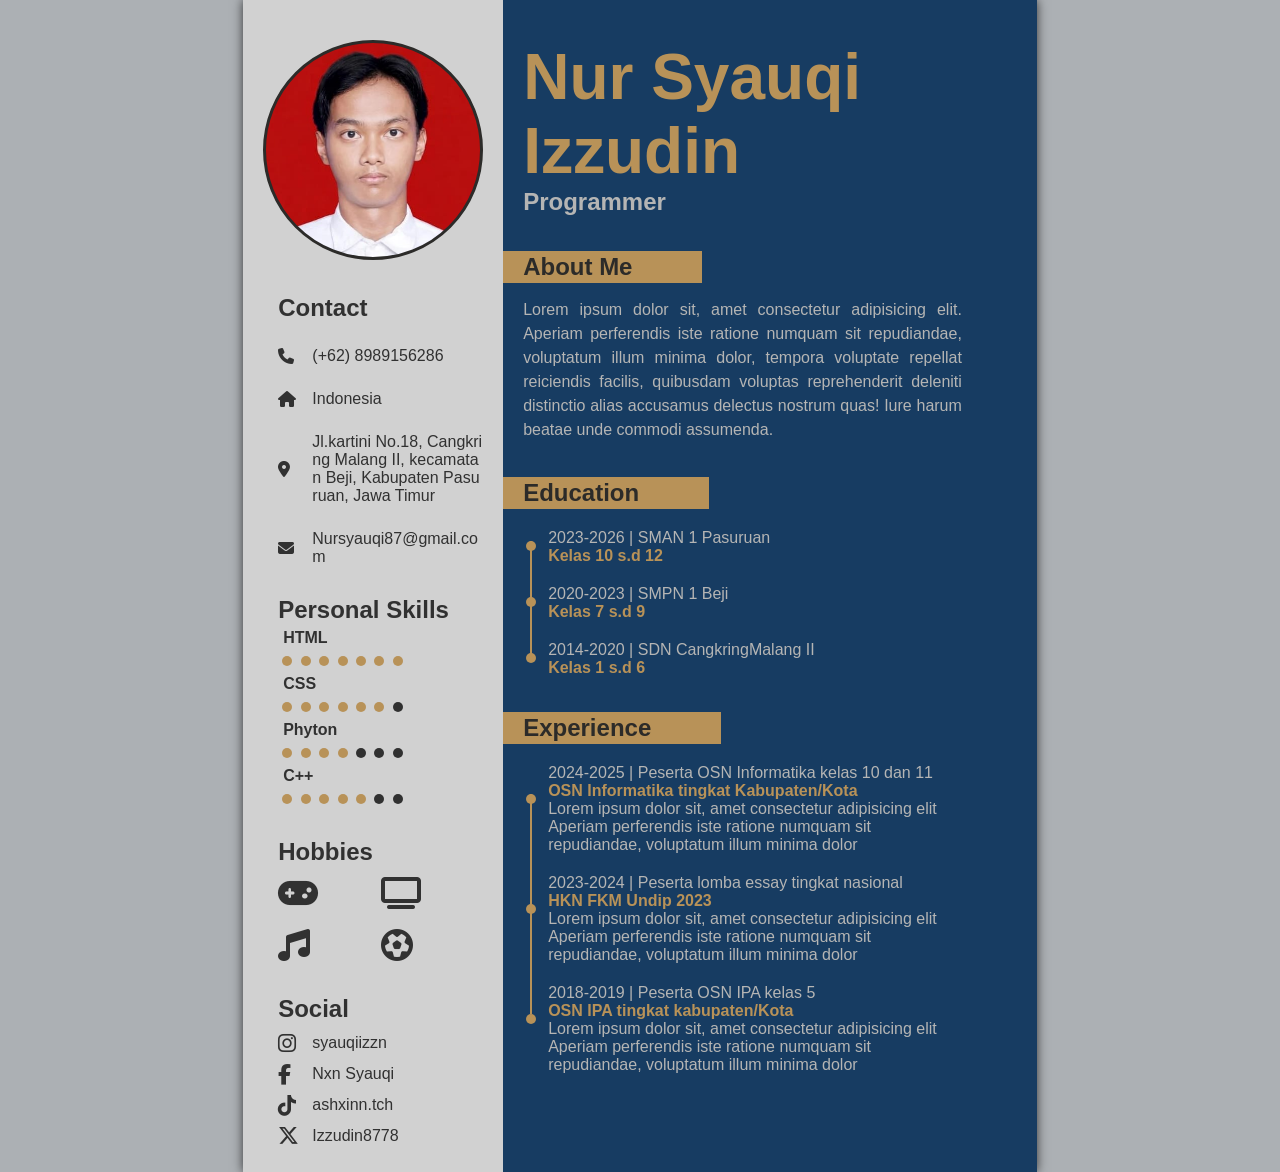
<file: index.html>
<!DOCTYPE html>
<html lang="en">
<head>
    <meta charset="UTF-8">
    <meta http-equiv="X-UA-Compatible" content="ie=edge">
    <meta name="viewport" content="width=device-width, initial-scale=1.0">
    <title>Resume CV</title>
    <link rel="stylesheet" href="CV.css">
    <link rel="stylesheet" href="https://cdnjs.cloudflare.com/ajax/libs/font-awesome/6.7.2/css/all.min.css" integrity="sha512-Evv84Mr4kqVGRNSgIGL/F/aIDqQb7xQ2vcrdIwxfjThSH8CSR7PBEakCr51Ck+w+/U6swU2Im1vVX0SVk9ABhg==" crossorigin="anonymous" referrerpolicy="no-referrer" />
</head>
<body>
    <div class="container">
        <div class="card-one">
            <div class="profile"></div>
            <div class="contact-box">
                <h2>Contact</h2>
                <div>
                    <i class="fa-solid fa-phone"></i>
                    <div class="text">(+62) 8989156286</div>
                </div>
                <div>
                    <i class="fa-solid fa-house"></i>
                    <div class="text">Indonesia</div>
                </div>
                <div>
                    <i class="fa-solid fa-location-dot"></i>
                    <div class="text">Jl.kartini No.18, Cangkring Malang II, kecamatan Beji, Kabupaten Pasuruan, Jawa Timur</div>
                </div>
                <div>
                    <i class="fa-solid fa-envelope"></i>
                    <div class="text">Nursyauqi87@gmail.com</div>
                </div>
            </div>
            <div class="personal-box">
                <h2>Personal Skills</h2>
                <div>
                    <p><strong>HTML</strong></p>
                    <div>
                        <div class="dot active"></div>
                        <div class="dot active"></div>
                        <div class="dot active"></div>
                        <div class="dot active"></div>
                        <div class="dot active"></div>
                        <div class="dot active"></div>
                        <div class="dot active"></div>
                    </div>
                </div>
                <div>
                    <p><strong>CSS</strong></p>
                    <div>
                        <div class="dot active"></div>
                        <div class="dot active"></div>
                        <div class="dot active"></div>
                        <div class="dot active"></div>
                        <div class="dot active"></div>
                        <div class="dot active"></div>
                        <div class="dot"></div>
                    </div>
                </div>
                <div>
                    <p><strong>Phyton</strong></p>
                    <div>
                        <div class="dot active"></div>
                        <div class="dot active"></div>
                        <div class="dot active"></div>
                        <div class="dot active"></div>
                        <div class="dot"></div>
                        <div class="dot"></div>
                        <div class="dot"></div>
                    </div>
                </div>
                <div>
                    <p><strong>C++</strong></p>
                    <div>
                        <div class="dot active"></div>
                        <div class="dot active"></div>
                        <div class="dot active"></div>
                        <div class="dot active"></div>
                        <div class="dot active"></div>
                        <div class="dot"></div>
                        <div class="dot"></div>
                    </div>
                </div>
            </div>
            <div class="hobbies-box">
                <h2>Hobbies</h2>
                <div class="logo">
                    <div>
                        <i class="fa-solid fa-gamepad"></i>
                    </div>
                    <div>
                        <i class="fa-solid fa-tv"></i>
                    </div>
                    <div>
                        <i class="fa-solid fa-music"></i>
                    </div>
                    <div>
                        <i class="fa-solid fa-futbol"></i>
                    </div>
                </div>
            </div>
            <div class="social-box">
                <h2>Social</h2>
                <div>
                    <i class="fa-brands fa-instagram"></i>
                    <div class="text"><a href="https://www.instagram.com/syauqiizzn?igsh=YnUzNGJ6ZDV0MW51" target="_blank">syauqiizzn</a></div>
                </div>
                <div>
                    <i class="fa-brands fa-facebook-f"></i>
                    <div class="text"><a href="https://www.facebook.com/share/1Cif2bv5W4/" target="_blank">Nxn Syauqi</a></div>
                </div>
                <div>
                    <i class="fa-brands fa-tiktok"></i>
                    <div class="text"><a href="https://www.tiktok.com/@ashxinn.tch?_r=1&_t=ZS-95KOfuQ0xDU" target="_blank">ashxinn.tch</a></div>
                </div>
                <div>
                    <i class="fa-brands fa-x-twitter"></i>
                    <div class="text"><a href="https://x.com/Izzudin8778" target="_blank">Izzudin8778</a></div>
                </div>
            </div>
        </div>
        <div class="card-two">
            <div class="title">
                <h1>Nur Syauqi Izzudin</h1>
            </div>
            <div>
                <h2>Programmer</h2>
            </div>
            <div class="group-1">
                <div class="box">
                    <h2>About Me</h2>
                </div>
                <div class="description">
                    Lorem ipsum dolor sit, amet consectetur adipisicing elit. Aperiam perferendis iste ratione numquam sit repudiandae, voluptatum illum minima dolor, tempora voluptate repellat reiciendis facilis, quibusdam voluptas reprehenderit deleniti distinctio alias accusamus delectus nostrum quas! Iure harum beatae unde commodi assumenda.
                </div>
            </div>
            <div class="group-2">
                <div class="box">
                    <h2>Education</h2>
                </div>
                <div class="description">
                    <ul>
                        <li>
                            <div>2023-2026 | SMAN 1 Pasuruan</div>
                            <div>Kelas 10 s.d 12</div>
                        </li>
                    </ul>
                    <ul>
                        <li>
                            <div>2020-2023 | SMPN 1 Beji</div>
                            <div>Kelas 7 s.d 9</div>
                        </li>
                    </ul>
                    <ul>
                        <li>
                            <div>2014-2020 | SDN CangkringMalang II</div>
                            <div>Kelas 1 s.d 6</div>
                        </li>
                    </ul>
                </div>
            </div>
            <div class="group-3">
                <div class="box">
                    <h2>Experience</h2>
                </div>
                <div class="description">
                    <ul>
                        <li>
                            <div>2024-2025 | Peserta OSN Informatika kelas 10 dan 11</div>
                            <div>OSN Informatika tingkat Kabupaten/Kota</div>
                            <div>Lorem ipsum dolor sit, amet consectetur adipisicing elit Aperiam perferendis iste ratione numquam sit repudiandae, voluptatum illum minima dolor</div>
                        </li>
                    </ul>
                    <ul>
                        <li>
                            <div>2023-2024 | Peserta lomba essay tingkat nasional</div>
                            <div>HKN FKM Undip 2023</div>
                            <div>Lorem ipsum dolor sit, amet consectetur adipisicing elit Aperiam perferendis iste ratione numquam sit repudiandae, voluptatum illum minima dolor</div>
                        </li>
                    </ul>
                    <ul>
                        <li>
                            <div>2018-2019 | Peserta OSN IPA kelas 5</div>
                            <div>OSN IPA tingkat kabupaten/Kota</div>
                            <div>Lorem ipsum dolor sit, amet consectetur adipisicing elit Aperiam perferendis iste ratione numquam sit repudiandae, voluptatum illum minima dolor</div>
                        </li>
                    </ul>
                </div>
            </div>
        </div>
    </div>
</body>
</html>
</file>
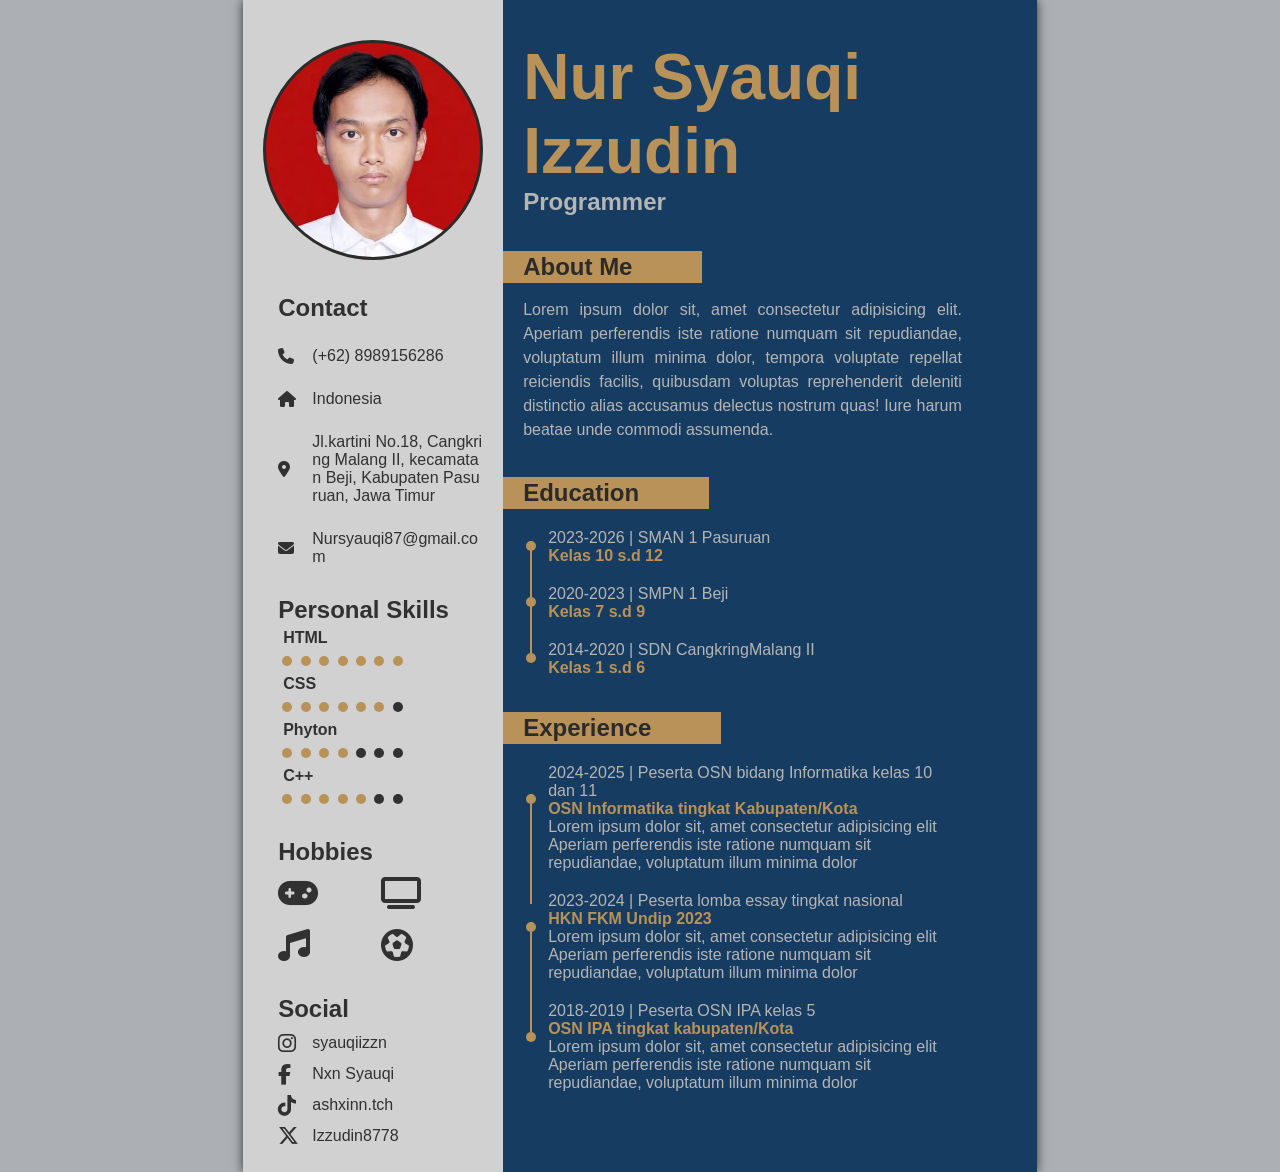
<file: CV.html>
<!DOCTYPE html>
<html lang="en">
<head>
    <meta charset="UTF-8">
    <meta http-equiv="X-UA-Compatible" content="ie=edge">
    <meta name="viewport" content="width=device-width, initial-scale=1.0">
    <title>Resume CV</title>
    <link rel="stylesheet" href="CV.css">
    <link rel="stylesheet" href="https://cdnjs.cloudflare.com/ajax/libs/font-awesome/6.7.2/css/all.min.css" integrity="sha512-Evv84Mr4kqVGRNSgIGL/F/aIDqQb7xQ2vcrdIwxfjThSH8CSR7PBEakCr51Ck+w+/U6swU2Im1vVX0SVk9ABhg==" crossorigin="anonymous" referrerpolicy="no-referrer" />
</head>
<body>
    <div class="container">
        <div class="card-one">
            <div class="profile"></div>
            <div class="contact-box">
                <h2>Contact</h2>
                <div>
                    <i class="fa-solid fa-phone"></i>
                    <div class="text">(+62) 8989156286</div>
                </div>
                <div>
                    <i class="fa-solid fa-house"></i>
                    <div class="text">Indonesia</div>
                </div>
                <div>
                    <i class="fa-solid fa-location-dot"></i>
                    <div class="text">Jl.kartini No.18, Cangkring Malang II, kecamatan Beji, Kabupaten Pasuruan, Jawa Timur</div>
                </div>
                <div>
                    <i class="fa-solid fa-envelope"></i>
                    <div class="text">Nursyauqi87@gmail.com</div>
                </div>
            </div>
            <div class="personal-box">
                <h2>Personal Skills</h2>
                <div>
                    <p><strong>HTML</strong></p>
                    <div>
                        <div class="dot active"></div>
                        <div class="dot active"></div>
                        <div class="dot active"></div>
                        <div class="dot active"></div>
                        <div class="dot active"></div>
                        <div class="dot active"></div>
                        <div class="dot active"></div>
                    </div>
                </div>
                <div>
                    <p><strong>CSS</strong></p>
                    <div>
                        <div class="dot active"></div>
                        <div class="dot active"></div>
                        <div class="dot active"></div>
                        <div class="dot active"></div>
                        <div class="dot active"></div>
                        <div class="dot active"></div>
                        <div class="dot"></div>
                    </div>
                </div>
                <div>
                    <p><strong>Phyton</strong></p>
                    <div>
                        <div class="dot active"></div>
                        <div class="dot active"></div>
                        <div class="dot active"></div>
                        <div class="dot active"></div>
                        <div class="dot"></div>
                        <div class="dot"></div>
                        <div class="dot"></div>
                    </div>
                </div>
                <div>
                    <p><strong>C++</strong></p>
                    <div>
                        <div class="dot active"></div>
                        <div class="dot active"></div>
                        <div class="dot active"></div>
                        <div class="dot active"></div>
                        <div class="dot active"></div>
                        <div class="dot"></div>
                        <div class="dot"></div>
                    </div>
                </div>
            </div>
            <div class="hobbies-box">
                <h2>Hobbies</h2>
                <div class="logo">
                    <div>
                        <i class="fa-solid fa-gamepad"></i>
                    </div>
                    <div>
                        <i class="fa-solid fa-tv"></i>
                    </div>
                    <div>
                        <i class="fa-solid fa-music"></i>
                    </div>
                    <div>
                        <i class="fa-solid fa-futbol"></i>
                    </div>
                </div>
            </div>
            <div class="social-box">
                <h2>Social</h2>
                <div>
                    <i class="fa-brands fa-instagram"></i>
                    <div class="text"><a href="https://www.instagram.com/syauqiizzn?igsh=YnUzNGJ6ZDV0MW51" target="_blank">syauqiizzn</a></div>
                </div>
                <div>
                    <i class="fa-brands fa-facebook-f"></i>
                    <div class="text"><a href="https://www.facebook.com/share/1Cif2bv5W4/" target="_blank">Nxn Syauqi</a></div>
                </div>
                <div>
                    <i class="fa-brands fa-tiktok"></i>
                    <div class="text"><a href="https://www.tiktok.com/@ashxinn.tch?_r=1&_t=ZS-95KOfuQ0xDU" target="_blank">ashxinn.tch</a></div>
                </div>
                <div>
                    <i class="fa-brands fa-x-twitter"></i>
                    <div class="text"><a href="https://x.com/Izzudin8778" target="_blank">Izzudin8778</a></div>
                </div>
            </div>
        </div>
        <div class="card-two">
            <div class="title">
                <h1>Nur Syauqi Izzudin</h1>
            </div>
            <div>
                <h2>Programmer</h2>
            </div>
            <div class="group-1">
                <div class="box">
                    <h2>About Me</h2>
                </div>
                <div class="description">
                    Lorem ipsum dolor sit, amet consectetur adipisicing elit. Aperiam perferendis iste ratione numquam sit repudiandae, voluptatum illum minima dolor, tempora voluptate repellat reiciendis facilis, quibusdam voluptas reprehenderit deleniti distinctio alias accusamus delectus nostrum quas! Iure harum beatae unde commodi assumenda.
                </div>
            </div>
            <div class="group-2">
                <div class="box">
                    <h2>Education</h2>
                </div>
                <div class="description">
                    <ul>
                        <li>
                            <div>2023-2026 | SMAN 1 Pasuruan</div>
                            <div>Kelas 10 s.d 12</div>
                        </li>
                    </ul>
                    <ul>
                        <li>
                            <div>2020-2023 | SMPN 1 Beji</div>
                            <div>Kelas 7 s.d 9</div>
                        </li>
                    </ul>
                    <ul>
                        <li>
                            <div>2014-2020 | SDN CangkringMalang II</div>
                            <div>Kelas 1 s.d 6</div>
                        </li>
                    </ul>
                </div>
            </div>
            <div class="group-3">
                <div class="box">
                    <h2>Experience</h2>
                </div>
                <div class="description">
                    <ul>
                        <li>
                            <div>2024-2025 | Peserta OSN bidang Informatika kelas 10 dan 11</div>
                            <div>OSN Informatika tingkat Kabupaten/Kota</div>
                            <div>Lorem ipsum dolor sit, amet consectetur adipisicing elit Aperiam perferendis iste ratione numquam sit repudiandae, voluptatum illum minima dolor</div>
                        </li>
                    </ul>
                    <ul>
                        <li>
                            <div>2023-2024 | Peserta lomba essay tingkat nasional</div>
                            <div>HKN FKM Undip 2023</div>
                            <div>Lorem ipsum dolor sit, amet consectetur adipisicing elit Aperiam perferendis iste ratione numquam sit repudiandae, voluptatum illum minima dolor</div>
                        </li>
                    </ul>
                    <ul>
                        <li>
                            <div>2018-2019 | Peserta OSN IPA kelas 5</div>
                            <div>OSN IPA tingkat kabupaten/Kota</div>
                            <div>Lorem ipsum dolor sit, amet consectetur adipisicing elit Aperiam perferendis iste ratione numquam sit repudiandae, voluptatum illum minima dolor</div>
                        </li>
                    </ul>
                </div>
            </div>
        </div>
    </div>
</body>
</html>
</file>
<file: CV.css>
*{
    font-family: "montserrat", sans-serif;
    box-sizing: border-box;
    margin: 0;
    padding: 0;
}
body{
    background-color: #acb0b4;
}
.container{
    margin: auto;
    display: grid;
    grid-template-columns: 0.33fr 1fr;
    width: 210mm;
    height: 310mm;
    overflow: hidden;
    box-shadow: 0 0 10px rgba(0, 0, 0, 0.7);
}
.container .card-one{
    padding: 40px 20px;
    padding-left: 35px;
    background-color: #d1d1d1;
    width: 100%;
    color: #313131;
}
.container .card-one .profile{
    display: inline-flex;
    margin-bottom: 5px;
    margin-left: -15px;
    width: 220px;
    height: 220px;
    border-radius: 50%;
    border: 3px solid #2c2b29;
    background-image: url("foto pribadi.jpeg");
    background-position: center top;
    background-size: 100%;
}
.container .card-one .contact-box{
    margin-top: 10px;
}
.container .card-one .contact-box>*{
    width: 100%;
    display: grid;
    grid-template-columns: 0.2fr 1fr;
    margin-top: 25px;
    align-items: center;
}
.container .card-one .contact-box>* .text{
    display: inline-flex;
    word-break: break-all;
}
.container .card-one .personal-box{
    margin-top: 30px;
}
.container .card-one .personal-box p{
    padding: 5px;
}
.container .card-one .personal-box .dot{
    display: inline-block;
    width: 10px;
    height: 10px;
    background-color: #313131;
    border-radius: 50%;
    margin-left: 4px;
}
.container .card-one .personal-box .dot.active{
    background-color: #b89258;
}
.container .card-one .hobbies-box{
    margin-top: 30px;
}
.container .card-one .hobbies-box .logo{
    margin: 10px 0px;
    display: grid;
    grid-template: 1fr 1fr/1fr 1fr;
    font-size: 2em;
    row-gap: 15px;
}
.container .card-one .social-box{
    margin-top: 30px;
}
.container .card-one .social-box i{
    font-size: 1.3em;
}
.container .card-one .social-box>*{
    width: 100%;
    display: grid;
    margin-top: 10px;
    grid-template-columns: 0.2fr 1fr;
    align-items: center;
}
.container .card-one .social-box>* .text{
    display: inline-flex;
    word-break: break-all;
}
.container .card-one .social-box .text a{
    text-decoration: none;
    color: #313131;
}
.container .card-two{
    background-color:  #173c62;
    padding: 40px 20px;
    padding-right: 75px;
    color: #b5b5b4;
}
.container .card-two .title{
    font-size: 2em;
    font-weight: 400;
    color: #b89258;
}
.container .card-two .box{
    display: inline-block;
    padding: 2px 70px 2px 20px;
    margin-left: -20px;
    margin-top: 35px;
    background-color: #b89258;
    color: #2c2b29;
}
.container .card-two .group-1 .description{
    margin-top: 15px;
    line-height: 1.5;
    text-align: justify;
}
.container .card-two .group-2 .description{
    margin-top: 15px;
    margin-left: 20px;
}
.container .card-two .group-2 .description ul{
    position: relative;
    margin-top: 20px;
    margin-left: 5px;
}
.container .card-two .group-2 .description ul::before{
    content: "";
    position: absolute;
    top: 12px;
    left: -22px;
    width: 10px;
    height: 10px;
    border-radius: 50%;
    background-color: #b89258;
}
.container .card-two .group-2 .description ul li{
    list-style-type: none;
    position: relative;
}
.container .card-two .group-2 .description ul li::before{
    content: "";
    position: absolute;
    top: 12px;
    left: -18px;
    height: 60px;
    border-left: 2px solid #b89258;
}
.container .card-two .group-2 .description ul:last-of-type li::before{
    content: none;
}
.container .card-two .group-2 .description ul li div:last-of-type{
    color: #b89258;
    font-weight: bold;
}
.container .card-two .group-3 .description{
    margin-top: 15px;
    margin-left: 20px;
}
.container .card-two .group-3 .description ul{
    position: relative;
    margin-top: 20px;
    margin-left: 5px;
}
.container .card-two .group-3 .description ul::before{
    content: "";
    position: absolute;
    top: 30px;
    left: -22px;
    width: 10px;
    height: 10px;
    border-radius: 50%;
    background-color: #b89258;
}
.container .card-two .group-3 .description ul li{
    list-style-type: none;
    position: relative;
}
.container .card-two .group-3 .description ul li::before{
    content: "";
    position: absolute;
    top: 30px;
    left: -18px;
    height: 110px;
    border-left: 2px solid #b89258;
}
.container .card-two .group-3 .description ul li div:nth-child(2){
    font-weight: bold;
    color: #b89258;
}
.container .card-two .group-3 .description ul:last-of-type li::before{
    content: none;
}
</file>
